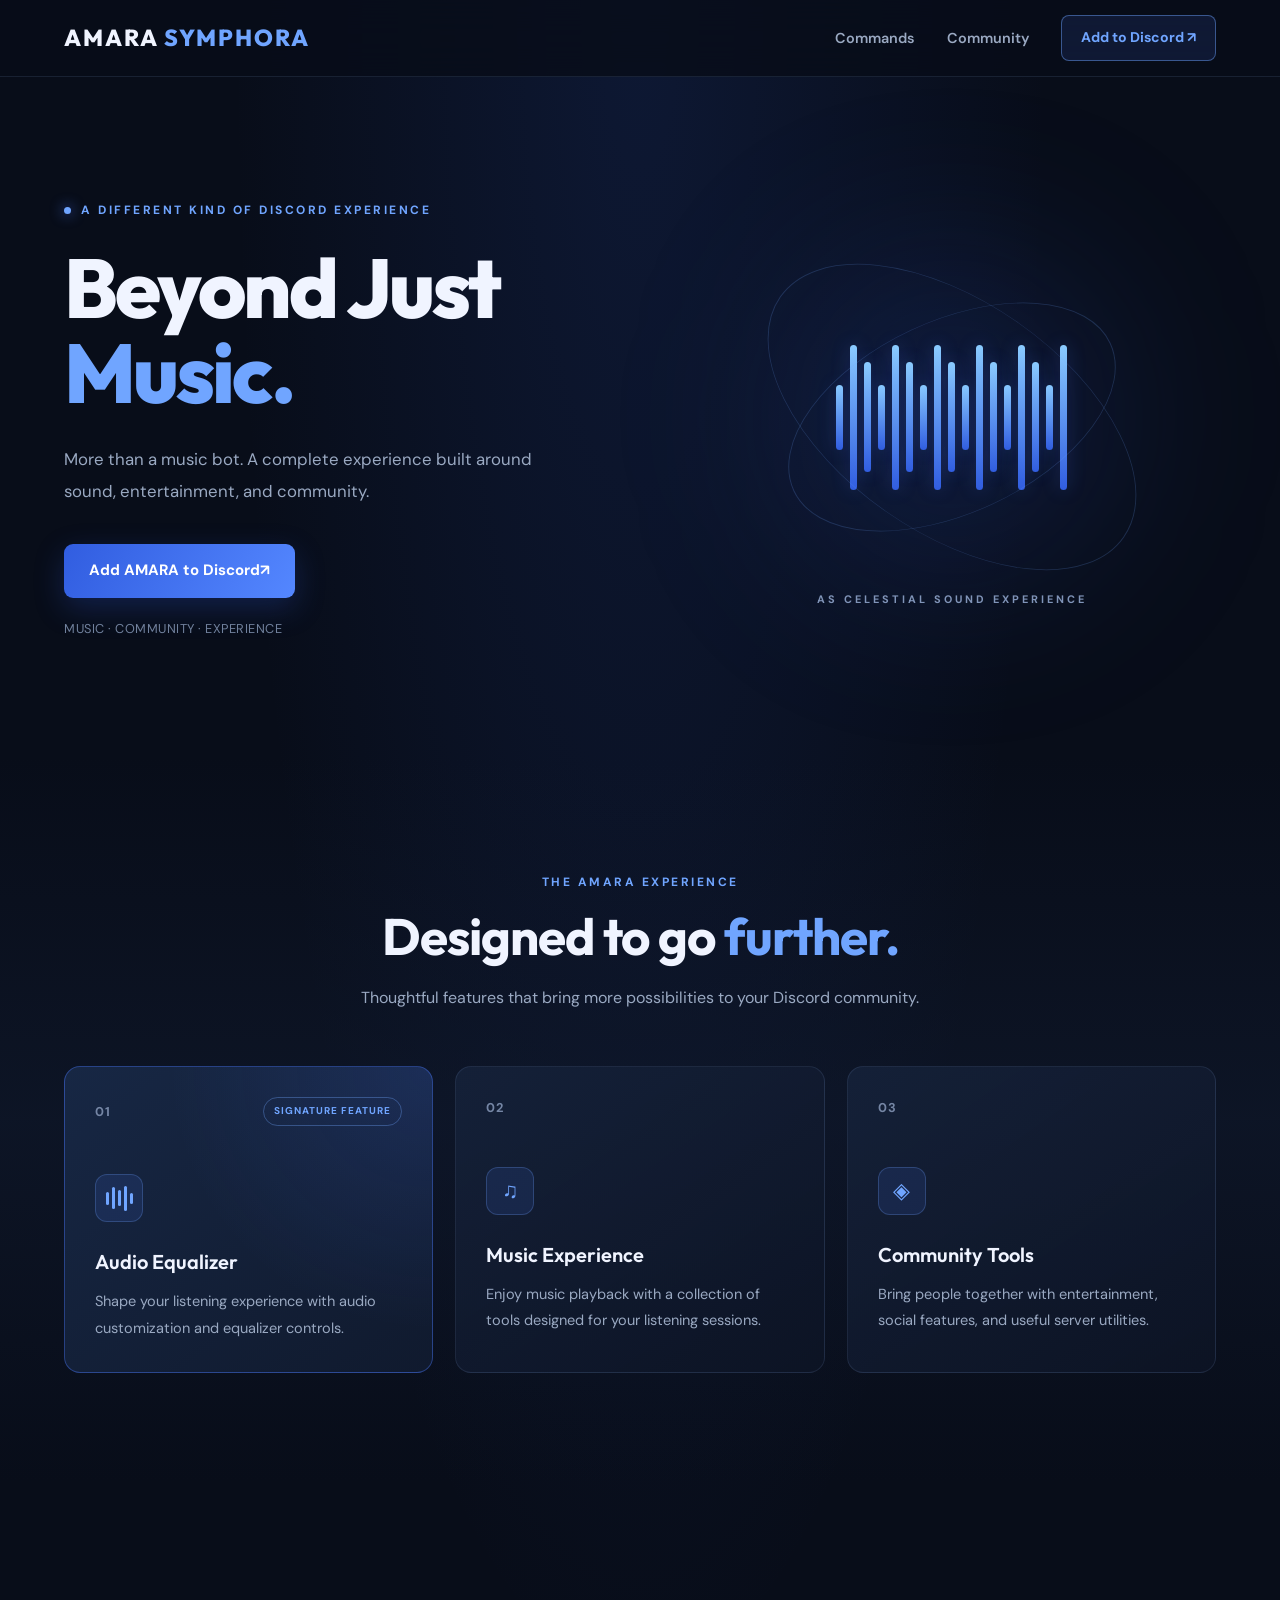
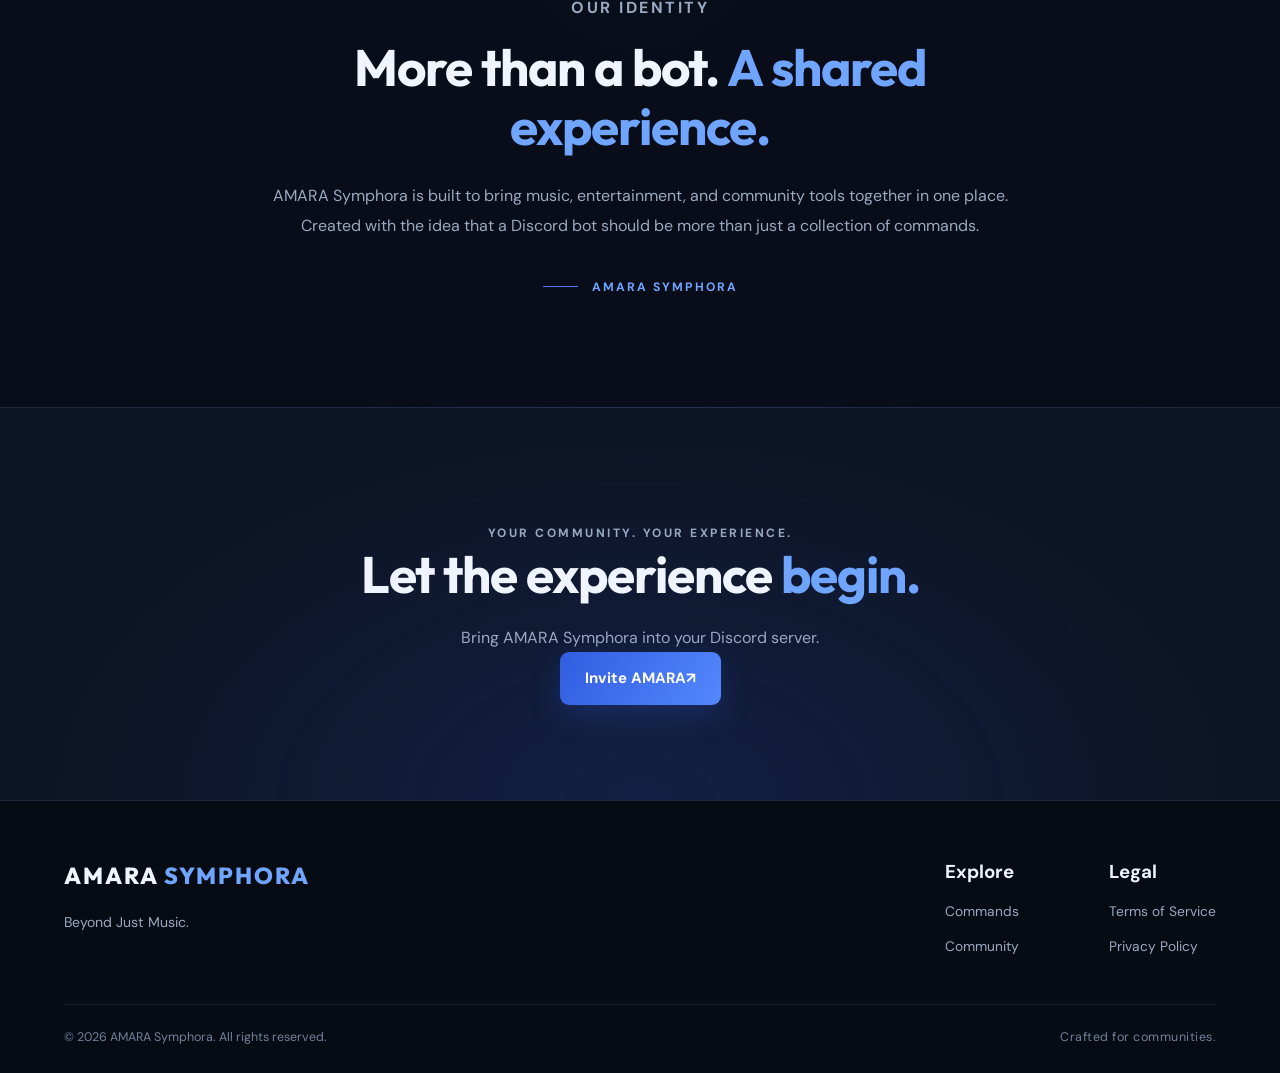
<file: index.html>
<!DOCTYPE html>
<html lang="en">
<head>
  <meta charset="UTF-8">
  <meta name="viewport" content="width=device-width, initial-scale=1.0">
  <meta name="theme-color" content="#080D1A">

  <meta
    name="description"
    content="AMARA Symphora brings music, audio customization, entertainment, and community experiences to Discord."
  >

  <meta name="robots" content="index, follow">

  <title>AMARA Symphora — Beyond Just Music</title>

  <link rel="stylesheet" href="style.css">
</head>

<body>

  <!-- NAVIGATION -->
  <header class="site-header">
    <nav class="navbar" aria-label="Main navigation">

      <a href="index.html" class="logo" aria-label="AMARA Symphora Home">
        AMARA <span>SYMPHORA</span>
      </a>

      <div class="nav-links">
        <a href="commands.html" class="nav-link">Commands</a>

        <a
          href="https://discord.gg/aBBGEgSAkq"
          class="nav-link"
          target="_blank"
          rel="noopener noreferrer"
        >
          Community
        </a>

        <a
          href="https://discord.com/oauth2/authorize?client_id=1045765217239441409&permissions=274923121856&integration_type=0&scope=bot+applications.commands"
          class="nav-invite"
          target="_blank"
          rel="noopener noreferrer"
        >
          Add to Discord <span aria-hidden="true">↗</span>
        </a>
      </div>

    </nav>
  </header>


  <main>

    <!-- HERO -->
    <section class="hero" id="home">

      <div class="hero-content">

        <div class="hero-label">
          <span class="hero-label-dot"></span>
          A DIFFERENT KIND OF DISCORD EXPERIENCE
        </div>

        <h1>
          Beyond Just
          <span>Music.</span>
        </h1>

        <p class="hero-description">
          More than a music bot. A complete experience built around
          sound, entertainment, and community.
        </p>

        <div class="hero-actions">

          <a
            href="https://discord.com/oauth2/authorize?client_id=1045765217239441409&permissions=274923121856&integration_type=0&scope=bot+applications.commands"
            class="button primary"
            target="_blank"
            rel="noopener noreferrer"
          >
            Add AMARA to Discord
            <span aria-hidden="true">↗</span>
          </a>

        </div>

        <div class="hero-caption">
          MUSIC · COMMUNITY · EXPERIENCE
        </div>

      </div>


      <!-- ABSTRACT SOUND VISUAL -->
      <div class="hero-visual" aria-hidden="true">

        <div class="visual-orbit orbit-one"></div>
        <div class="visual-orbit orbit-two"></div>

        <div class="soundwave">

          <span></span>
          <span></span>
          <span></span>
          <span></span>
          <span></span>
          <span></span>
          <span></span>
          <span></span>
          <span></span>
          <span></span>
          <span></span>
          <span></span>
          <span></span>
          <span></span>
          <span></span>
          <span></span>
          <span></span>

        </div>

        <div class="visual-caption">
          <span>AS</span>
          <span>CELESTIAL SOUND EXPERIENCE</span>
        </div>

      </div>

    </section>


    <!-- SIGNATURE FEATURES -->
    <section class="features" id="features">

      <div class="section-heading">

        <p class="eyebrow">THE AMARA EXPERIENCE</p>

        <h2>
          Designed to go
          <span>further.</span>
        </h2>

        <p class="section-description">
          Thoughtful features that bring more possibilities
          to your Discord community.
        </p>

      </div>


      <div class="feature-grid">

        <!-- EQUALIZER -->
        <article class="feature-card featured-card">

          <div class="feature-top">
            <span class="feature-number">01</span>
            <span class="feature-tag">SIGNATURE FEATURE</span>
          </div>

          <div class="feature-icon equalizer-icon" aria-hidden="true">
            <span></span>
            <span></span>
            <span></span>
            <span></span>
            <span></span>
          </div>

          <h3>Audio Equalizer</h3>

          <p>
            Shape your listening experience with audio customization
            and equalizer controls.
          </p>

        </article>


        <!-- MUSIC -->
        <article class="feature-card">

          <div class="feature-top">
            <span class="feature-number">02</span>
          </div>

          <div class="feature-icon" aria-hidden="true">♫</div>

          <h3>Music Experience</h3>

          <p>
            Enjoy music playback with a collection of tools
            designed for your listening sessions.
          </p>

        </article>


        <!-- COMMUNITY -->
        <article class="feature-card">

          <div class="feature-top">
            <span class="feature-number">03</span>
          </div>

          <div class="feature-icon" aria-hidden="true">◈</div>

          <h3>Community Tools</h3>

          <p>
            Bring people together with entertainment,
            social features, and useful server utilities.
          </p>

        </article>

      </div>

    </section>


    <!-- ABOUT -->
    <section class="about" id="about">

      <div class="about-content">

        <p class="eyebrow">OUR IDENTITY</p>

        <h2>
          More than a bot.
          <span>A shared experience.</span>
        </h2>

        <p>
          AMARA Symphora is built to bring music, entertainment,
          and community tools together in one place.

          Created with the idea that a Discord bot should be
          more than just a collection of commands.
        </p>

        <div class="about-signature">
          <span class="signature-line"></span>
          <span>AMARA SYMPHORA</span>
        </div>

      </div>

    </section>


    <!-- CLOSING SECTION -->
    <section class="closing">

      <p class="eyebrow">YOUR COMMUNITY. YOUR EXPERIENCE.</p>

      <h2>
        Let the experience
        <span>begin.</span>
      </h2>

      <p>
        Bring AMARA Symphora into your Discord server.
      </p>

      <a
        href="https://discord.com/oauth2/authorize?client_id=1045765217239441409&permissions=274923121856&integration_type=0&scope=bot+applications.commands"
        class="button primary"
        target="_blank"
        rel="noopener noreferrer"
      >
        Invite AMARA <span aria-hidden="true">↗</span>
      </a>

    </section>

  </main>


  <!-- FOOTER -->
  <footer class="site-footer">

    <div class="footer-main">

      <div class="footer-brand">

        <a href="index.html" class="logo">
          AMARA <span>SYMPHORA</span>
        </a>

        <p>
          Beyond Just Music.
        </p>

      </div>


      <div class="footer-navigation">

        <div class="footer-column">

          <h3>Explore</h3>

          <a href="commands.html">Commands</a>

          <a
            href="https://discord.gg/aBBGEgSAkq"
            target="_blank"
            rel="noopener noreferrer"
          >
            Community
          </a>

        </div>


        <div class="footer-column">

          <h3>Legal</h3>

          <a href="terms.html">Terms of Service</a>

          <a href="privacy.html">Privacy Policy</a>

        </div>

      </div>

    </div>


    <div class="footer-bottom">

      <p>
        © <span id="footer-year">2026</span>
        AMARA Symphora. All rights reserved.
      </p>

      <span class="footer-note">
        Crafted for communities.
      </span>

    </div>

  </footer>


  <script src="script.js"></script>

</body>
</html>
</file>
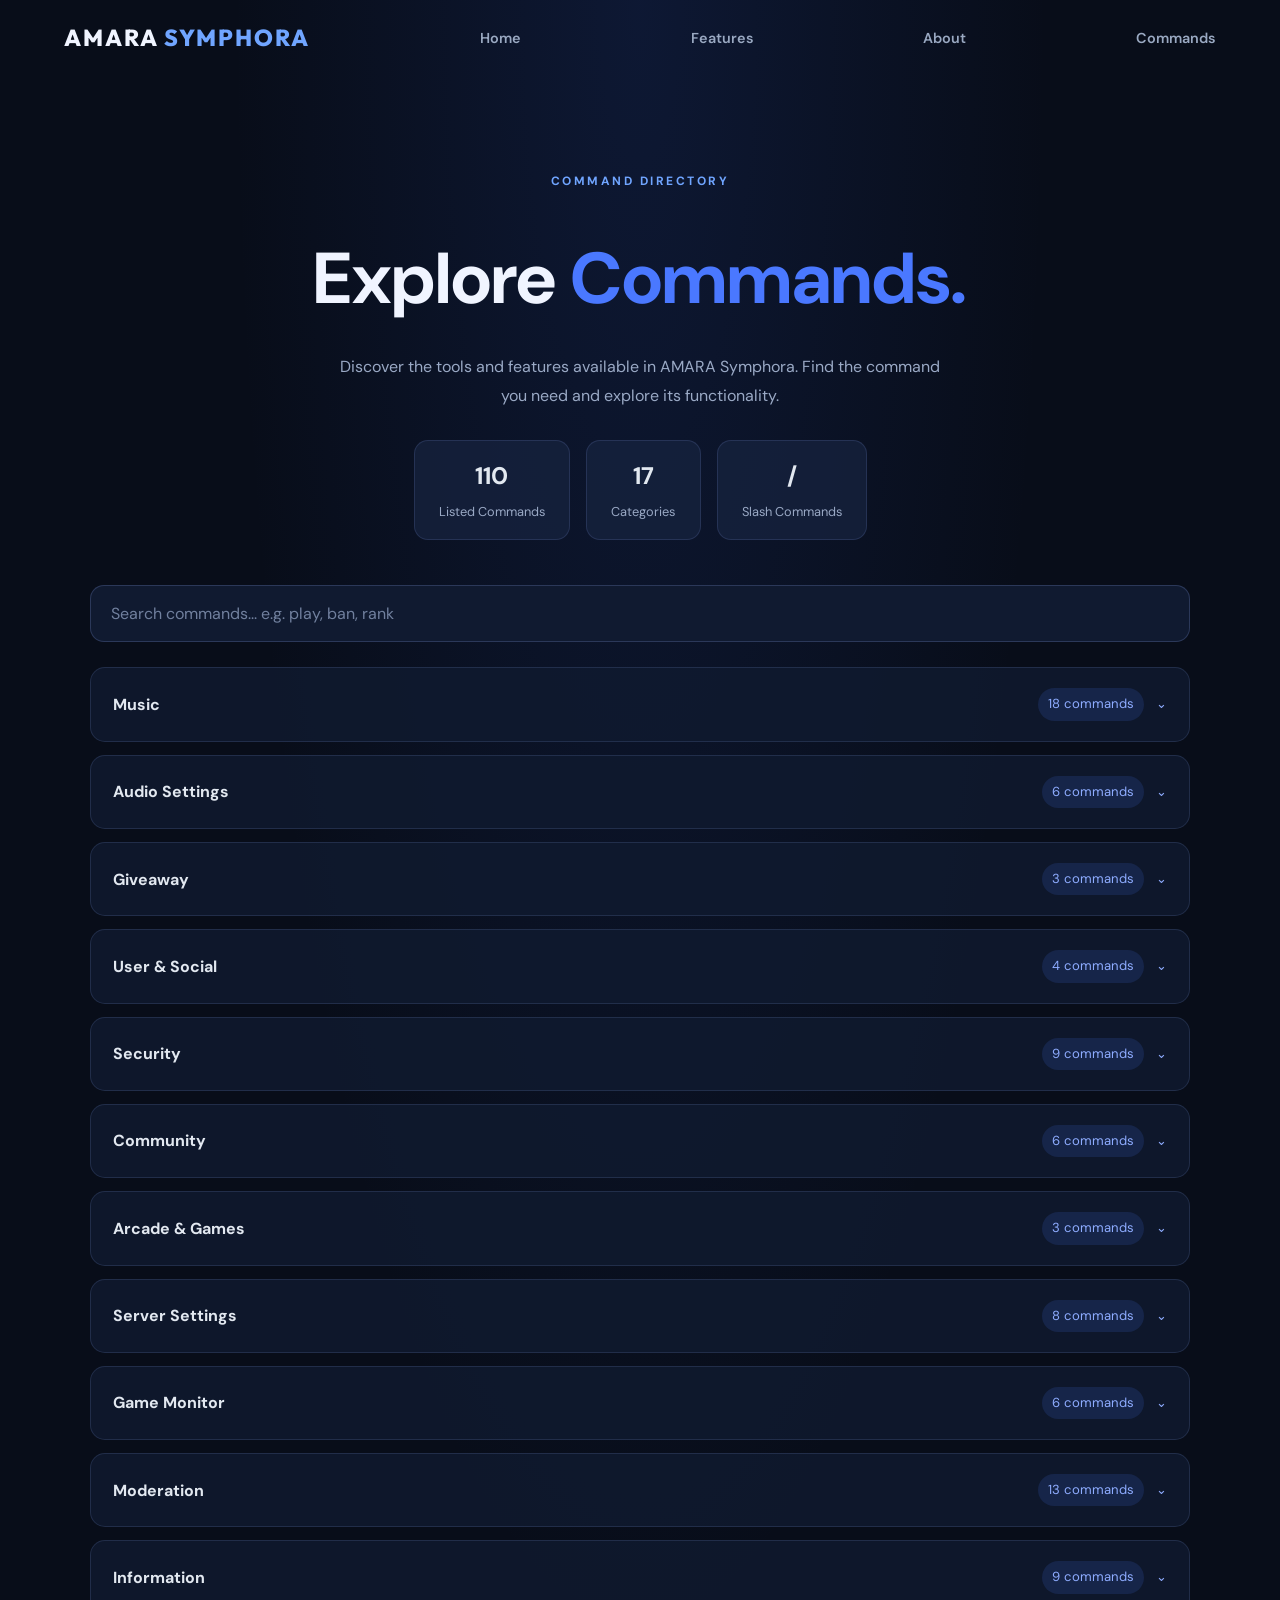
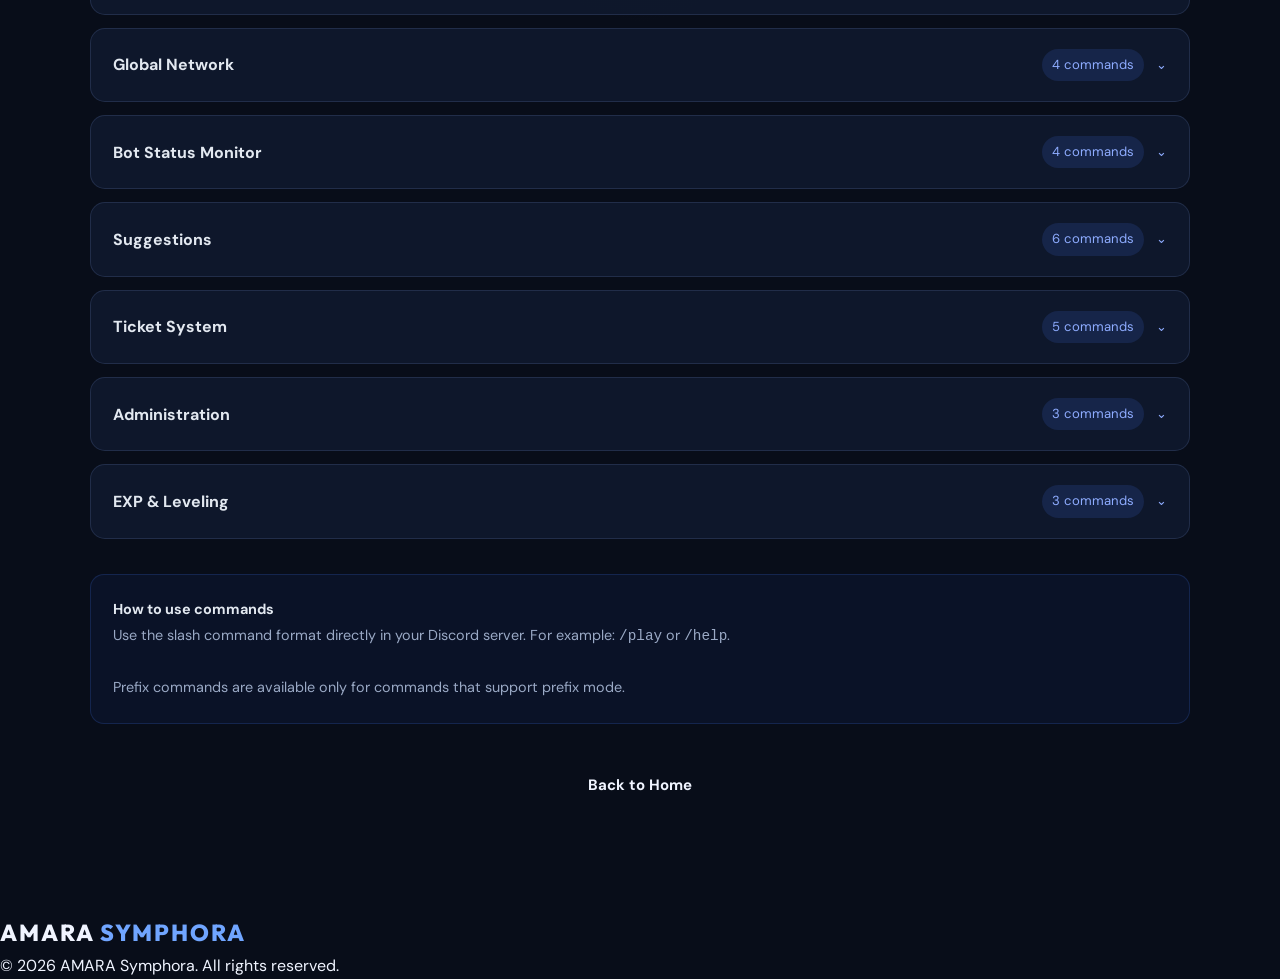
<file: commands.html>
<!DOCTYPE html>
<html lang="en">
<head>
  <meta charset="UTF-8">
  <meta name="viewport" content="width=device-width, initial-scale=1.0">
  <meta name="theme-color" content="#080D1A">
  <meta name="description" content="Explore AMARA Symphora slash commands and features.">
  <title>Commands | AMARA Symphora</title>
  <link rel="stylesheet" href="style.css">

  <style>
    .command-page {
      width: min(1100px, 90%);
      margin: auto;
      padding: 90px 0 100px;
    }

    .command-hero {
      text-align: center;
      margin-bottom: 45px;
    }

    .command-hero h1 {
      font-size: clamp(2.5rem, 7vw, 4.5rem);
      margin: 12px 0;
    }

    .command-hero h1 span {
      color: #4A78FF;
    }

    .command-hero p.description {
      color: #9AA9C5;
      max-width: 620px;
      margin: 0 auto;
      line-height: 1.8;
    }

    .command-stats {
      display: flex;
      justify-content: center;
      gap: 16px;
      flex-wrap: wrap;
      margin-top: 30px;
    }

    .command-stat {
      background: rgba(23, 36, 64, 0.7);
      border: 1px solid rgba(148, 174, 255, 0.14);
      border-radius: 14px;
      padding: 15px 24px;
      min-width: 115px;
    }

    .command-stat strong {
      display: block;
      color: #E2E8F0;
      font-size: 1.5rem;
    }

    .command-stat span {
      color: #9AA9C5;
      font-size: 0.8rem;
    }

    .command-search {
      width: 100%;
      margin: 35px 0 25px;
    }

    .command-search input {
      width: 100%;
      padding: 17px 20px;
      color: #E2E8F0;
      background: #101A30;
      border: 1px solid rgba(148, 174, 255, 0.2);
      border-radius: 14px;
      outline: none;
      font-size: 1rem;
      font-family: inherit;
      transition: border 0.2s, box-shadow 0.2s;
    }

    .command-search input:focus {
      border-color: #4A78FF;
      box-shadow: 0 0 20px rgba(74, 120, 255, 0.12);
    }

    .command-search input::placeholder {
      color: #71809E;
    }

    .command-list {
      display: grid;
      gap: 13px;
    }

    .command-category {
      background: rgba(16, 26, 48, 0.85);
      border: 1px solid rgba(148, 174, 255, 0.14);
      border-radius: 15px;
      overflow: hidden;
      transition: border-color 0.2s;
    }

    .command-category:hover {
      border-color: rgba(74, 120, 255, 0.5);
    }

    .category-toggle {
      width: 100%;
      display: flex;
      align-items: center;
      justify-content: space-between;
      gap: 15px;
      padding: 20px 22px;
      color: #E2E8F0;
      background: transparent;
      border: 0;
      cursor: pointer;
      text-align: left;
      font: inherit;
    }

    .category-name {
      font-weight: 700;
      font-size: 1rem;
    }

    .category-meta {
      display: flex;
      align-items: center;
      gap: 12px;
      color: #9AA9C5;
      font-size: 0.82rem;
    }

    .category-count {
      background: rgba(74, 120, 255, 0.14);
      color: #8EACFF;
      padding: 5px 10px;
      border-radius: 20px;
    }

    .category-arrow {
      color: #8EACFF;
      transition: transform 0.2s;
    }

    .command-category.open .category-arrow {
      transform: rotate(180deg);
    }

    .category-content {
      display: none;
      padding: 0 20px 20px;
    }

    .command-category.open .category-content {
      display: block;
    }

    .command-items {
      display: grid;
      grid-template-columns: repeat(2, minmax(0, 1fr));
      gap: 10px;
    }

    .command-item {
      padding: 14px 15px;
      border: 1px solid rgba(148, 174, 255, 0.1);
      background: rgba(8, 13, 26, 0.55);
      border-radius: 11px;
    }

    .command-item code {
      display: inline-block;
      color: #8EACFF;
      font-size: 0.95rem;
      font-weight: 700;
      margin-bottom: 6px;
    }

    .command-item p {
      color: #9AA9C5;
      font-size: 0.82rem;
      line-height: 1.6;
      margin: 0;
    }

    .command-empty {
      display: none;
      text-align: center;
      color: #9AA9C5;
      padding: 35px 15px;
      background: rgba(16, 26, 48, 0.7);
      border-radius: 14px;
    }

    .command-note {
      margin-top: 35px;
      padding: 22px;
      background: rgba(42, 82, 190, 0.09);
      border: 1px solid rgba(74, 120, 255, 0.18);
      border-radius: 14px;
      color: #9AA9C5;
      line-height: 1.8;
      font-size: 0.9rem;
    }

    .command-note strong {
      color: #E2E8F0;
    }

    .command-back {
      text-align: center;
      margin-top: 35px;
    }

    @media (max-width: 650px) {
      .command-page {
        padding-top: 65px;
      }

      .command-items {
        grid-template-columns: 1fr;
      }

      .category-toggle {
        padding: 17px 15px;
      }

      .category-content {
        padding: 0 13px 14px;
      }
    }
  </style>
</head>

<body>

  <header>
    <nav class="navbar">
      <div class="logo">AMARA <span>SYMPHORA</span></div>
      <a href="index.html#home" class="nav-link">Home</a>
      <a href="index.html#features" class="nav-link">Features</a>
      <a href="index.html#about" class="nav-link">About</a>
      <a href="commands.html" class="nav-link">Commands</a>
    </nav>
  </header>

  <main class="command-page">

    <section class="command-hero">
      <p class="eyebrow">COMMAND DIRECTORY</p>
      <h1>Explore <span>Commands.</span></h1>
      <p class="description">
        Discover the tools and features available in AMARA Symphora.
        Find the command you need and explore its functionality.
      </p>

      <div class="command-stats">
        <div class="command-stat">
          <strong id="totalCommands">0</strong>
          <span>Listed Commands</span>
        </div>

        <div class="command-stat">
          <strong id="totalCategories">0</strong>
          <span>Categories</span>
        </div>

        <div class="command-stat">
          <strong>/</strong>
          <span>Slash Commands</span>
        </div>
      </div>
    </section>

    <div class="command-search">
      <input
        type="search"
        id="commandSearch"
        placeholder="Search commands... e.g. play, ban, rank"
        autocomplete="off"
      >
    </div>

    <section class="command-list" id="commandList"></section>

    <div class="command-empty" id="commandEmpty">
      No commands found. Try another keyword.
    </div>

    <div class="command-note">
      <strong>How to use commands</strong><br>
      Use the slash command format directly in your Discord server.
      For example: <code>/play</code> or <code>/help</code>.<br><br>
      Prefix commands are available only for commands that support prefix mode.
    </div>

    <div class="command-back">
      <a href="index.html" class="button secondary">Back to Home</a>
    </div>

  </main>

  <footer>
    <div class="logo">AMARA <span>SYMPHORA</span></div>
    <p>© 2026 AMARA Symphora. All rights reserved.</p>
  </footer>

  <script>
    "use strict";

    const categories = [
      {
        name: "Music",
        commands: [
          ["play", "Play music from a supported source."],
          ["join", "Make AMARA join your voice channel."],
          ["leave", "Make AMARA leave the voice channel."],
          ["pause", "Pause the current track."],
          ["resume", "Resume paused playback."],
          ["skip", "Skip the current track."],
          ["previous", "Return to the previous track."],
          ["stop", "Stop playback."],
          ["queue", "View the current music queue."],
          ["clear", "Clear the music queue."],
          ["remove", "Remove a track from the queue."],
          ["shuffle", "Shuffle the music queue."],
          ["loop", "Control the playback loop mode."],
          ["seek", "Move to a position in the current track."],
          ["replay", "Replay the current track."],
          ["nowplaying", "Show the currently playing track."],
          ["lyrics", "Find lyrics for a track."],
          ["top", "View top users."]
        ]
      },
      {
        name: "Audio Settings",
        commands: [
          ["autoplay", "Control automatic track suggestions."],
          ["bassboost", "Adjust the bass enhancement."],
          ["equalizer", "Adjust audio equalizer settings."],
          ["filter", "Apply an audio filter."],
          ["filters", "View or manage audio filters."],
          ["volume", "Change playback volume."]
        ]
      },
      {
        name: "Giveaway",
        commands: [
          ["giveaway start", "Start a new giveaway."],
          ["giveaway end", "End an active giveaway."],
          ["giveaway reroll", "Select a new giveaway winner."]
        ]
      },
      {
        name: "User & Social",
        commands: [
          ["badges", "View available user badges."],
          ["leaderboard", "View the experience leaderboard."],
          ["profile", "View a user profile."],
          ["user", "View user information."]
        ]
      },
      {
        name: "Security",
        commands: [
          ["antilink status", "View anti-link protection status."],
          ["antilink on", "Enable anti-link protection."],
          ["antilink off", "Disable anti-link protection."],
          ["antiraid status", "View anti-raid protection status."],
          ["antiraid on", "Enable anti-raid protection."],
          ["antiraid off", "Disable anti-raid protection."],
          ["securitylog setup", "Configure the security log channel."],
          ["securitylog status", "View security log configuration."],
          ["securitylog off", "Disable security logging."]
        ]
      },
      {
        name: "Community",
        commands: [
          ["welcomelog set", "Set the welcome log channel."],
          ["welcomelog status", "View welcome log configuration."],
          ["welcomelog off", "Disable welcome logging."],
          ["goodbyelog setup", "Configure the goodbye log channel."],
          ["goodbyelog status", "View goodbye log configuration."],
          ["goodbyelog off", "Disable goodbye logging."]
        ]
      },
      {
        name: "Arcade & Games",
        commands: [
          ["trivia", "Play a trivia game."],
          ["riddle", "Play a riddle game."],
          ["math", "Play a math game."]
        ]
      },
      {
        name: "Server Settings",
        commands: [
          ["247 on", "Enable 24/7 voice channel mode."],
          ["247 off", "Disable 24/7 voice channel mode."],
          ["247 status", "View 24/7 voice channel status."],
          ["settings prefix", "Configure the server prefix."],
          ["verify setup", "Set up server verification."],
          ["verify panel", "Display the verification panel."],
          ["verify status", "View verification configuration."],
          ["verify disable", "Disable server verification."]
        ]
      },
      {
        name: "Game Monitor",
        commands: [
          ["gamemonitor panel", "Display the game monitor panel."],
          ["gamemonitor add", "Add a game to monitoring."],
          ["gamemonitor remove", "Remove a monitored game."],
          ["gamemonitor enable", "Enable game monitoring."],
          ["gamemonitor disable", "Disable game monitoring."],
          ["gamemonitor status", "View game monitor status."]
        ]
      },
      {
        name: "Moderation",
        commands: [
          ["kick", "Kick a member from the server."],
          ["ban", "Ban a member from the server."],
          ["unban", "Remove a user ban."],
          ["timeout", "Apply a timeout to a member."],
          ["untimeout", "Remove a member timeout."],
          ["warn", "Issue a warning to a member."],
          ["warnings", "View member warnings."],
          ["clearwarns", "Clear member warnings."],
          ["purge", "Bulk-delete messages."],
          ["lock", "Lock a channel."],
          ["unlock", "Unlock a channel."],
          ["slowmode", "Set channel slowmode."],
          ["nick", "Manage a member nickname."]
        ]
      },
      {
        name: "Information",
        commands: [
          ["help", "View the command help menu."],
          ["calculator", "Use the calculator."],
          ["ping", "Check bot response latency."],
          ["weather", "Check weather information."],
          ["serverinfo", "View server information."],
          ["serverinfo allservers", "View information about all bot servers."],
          ["stats", "View bot statistics."],
          ["updates", "View bot updates."],
          ["anniversary", "View anniversary information."]
        ]
      },
      {
        name: "Global Network",
        commands: [
          ["global", "Access global network features."],
          ["globalpulse", "View global network activity."],
          ["networkstatus", "View the network overview."],
          ["networkhealth", "Check network health information."]
        ]
      },
      {
        name: "Bot Status Monitor",
        commands: [
          ["downtime setup", "Configure downtime notifications."],
          ["downtime status", "View downtime monitoring status."],
          ["downtime list", "View downtime records."],
          ["downtime off", "Disable downtime monitoring."]
        ]
      },
      {
        name: "Suggestions",
        commands: [
          ["suggestions setup", "Configure the suggestions system."],
          ["suggestions panel", "Display the suggestions panel."],
          ["suggestions close", "Close a suggestion."],
          ["suggestions edit", "Edit a suggestion."],
          ["suggestions reset", "Reset suggestion settings."],
          ["suggestions status", "View suggestions configuration."]
        ]
      },
      {
        name: "Ticket System",
        commands: [
          ["ticket setup", "Configure the ticket system."],
          ["ticket close", "Close an active ticket."],
          ["ticket claim", "Claim a ticket."],
          ["ticket add", "Add a member to a ticket."],
          ["ticket remove", "Remove a member from a ticket."]
        ]
      },
      {
        name: "Administration",
        commands: [
          ["blacklist add", "Add a user to the bot blacklist."],
          ["blacklist remove", "Remove a user from the bot blacklist."],
          ["blacklist list", "View bot blacklist entries."]
        ]
      },
      {
        name: "EXP & Leveling",
        commands: [
          ["daily", "Claim your daily reward."],
          ["mystats", "View your personal statistics."],
          ["rank", "View your leveling rank card."]
        ]
      }
    ];

    const commandList = document.getElementById("commandList");
    const searchInput = document.getElementById("commandSearch");
    const emptyMessage = document.getElementById("commandEmpty");
    const totalCommandsElement = document.getElementById("totalCommands");
    const totalCategoriesElement = document.getElementById("totalCategories");

    const totalCommands = categories.reduce(
      (total, category) => total + category.commands.length,
      0
    );

    totalCommandsElement.textContent = totalCommands;
    totalCategoriesElement.textContent = categories.length;

    function renderCategories(search = "") {
      commandList.innerHTML = "";

      let visibleCategories = 0;
      const query = search.toLowerCase().trim();

      categories.forEach(category => {
        const matchingCommands = category.commands.filter(command => {
          return command[0].toLowerCase().includes(query) ||
            command[1].toLowerCase().includes(query);
        });

        if (matchingCommands.length === 0) return;

        visibleCategories++;

        const article = document.createElement("article");
        article.className = "command-category";

        if (query) {
          article.classList.add("open");
        }

        const button = document.createElement("button");
        button.className = "category-toggle";
        button.type = "button";
        button.setAttribute("aria-expanded", query ? "true" : "false");

        const name = document.createElement("span");
        name.className = "category-name";
        name.textContent = category.name;

        const meta = document.createElement("span");
        meta.className = "category-meta";

        const count = document.createElement("span");
        count.className = "category-count";
        count.textContent = matchingCommands.length + " commands";

        const arrow = document.createElement("span");
        arrow.className = "category-arrow";
        arrow.textContent = "⌄";

        meta.append(count, arrow);
        button.append(name, meta);

        const content = document.createElement("div");
        content.className = "category-content";

        const items = document.createElement("div");
        items.className = "command-items";

        matchingCommands.forEach(command => {
          const item = document.createElement("div");
          item.className = "command-item";

          const code = document.createElement("code");
          code.textContent = "/" + command[0];

          const description = document.createElement("p");
          description.textContent = command[1];

          item.append(code, description);
          items.append(item);
        });

        content.append(items);
        article.append(button, content);

        button.addEventListener("click", () => {
          article.classList.toggle("open");

          button.setAttribute(
            "aria-expanded",
            article.classList.contains("open") ? "true" : "false"
          );
        });

        commandList.append(article);
      });

      emptyMessage.style.display =
        visibleCategories === 0 ? "block" : "none";
    }

    searchInput.addEventListener("input", event => {
      renderCategories(event.target.value);
    });

    renderCategories();
  </script>

  <script src="script.js"></script>
</body>
</html>
</file>
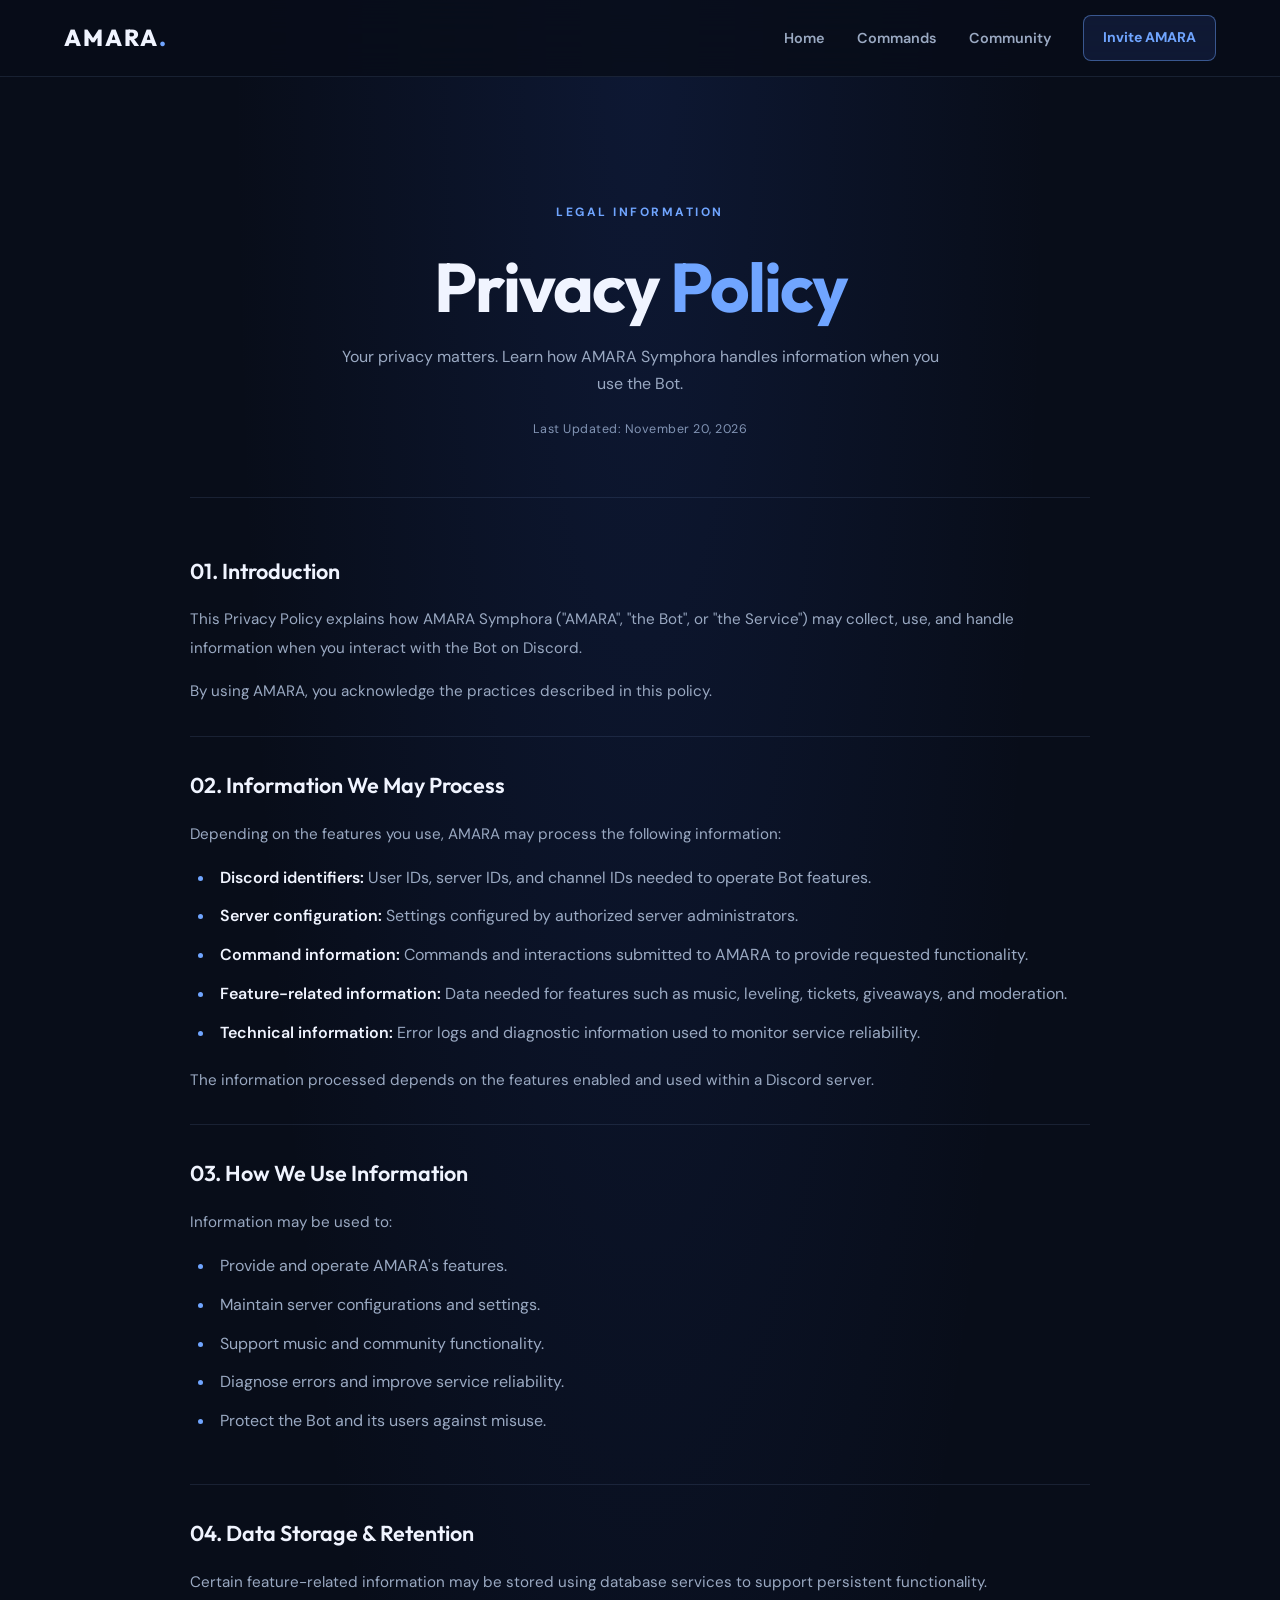
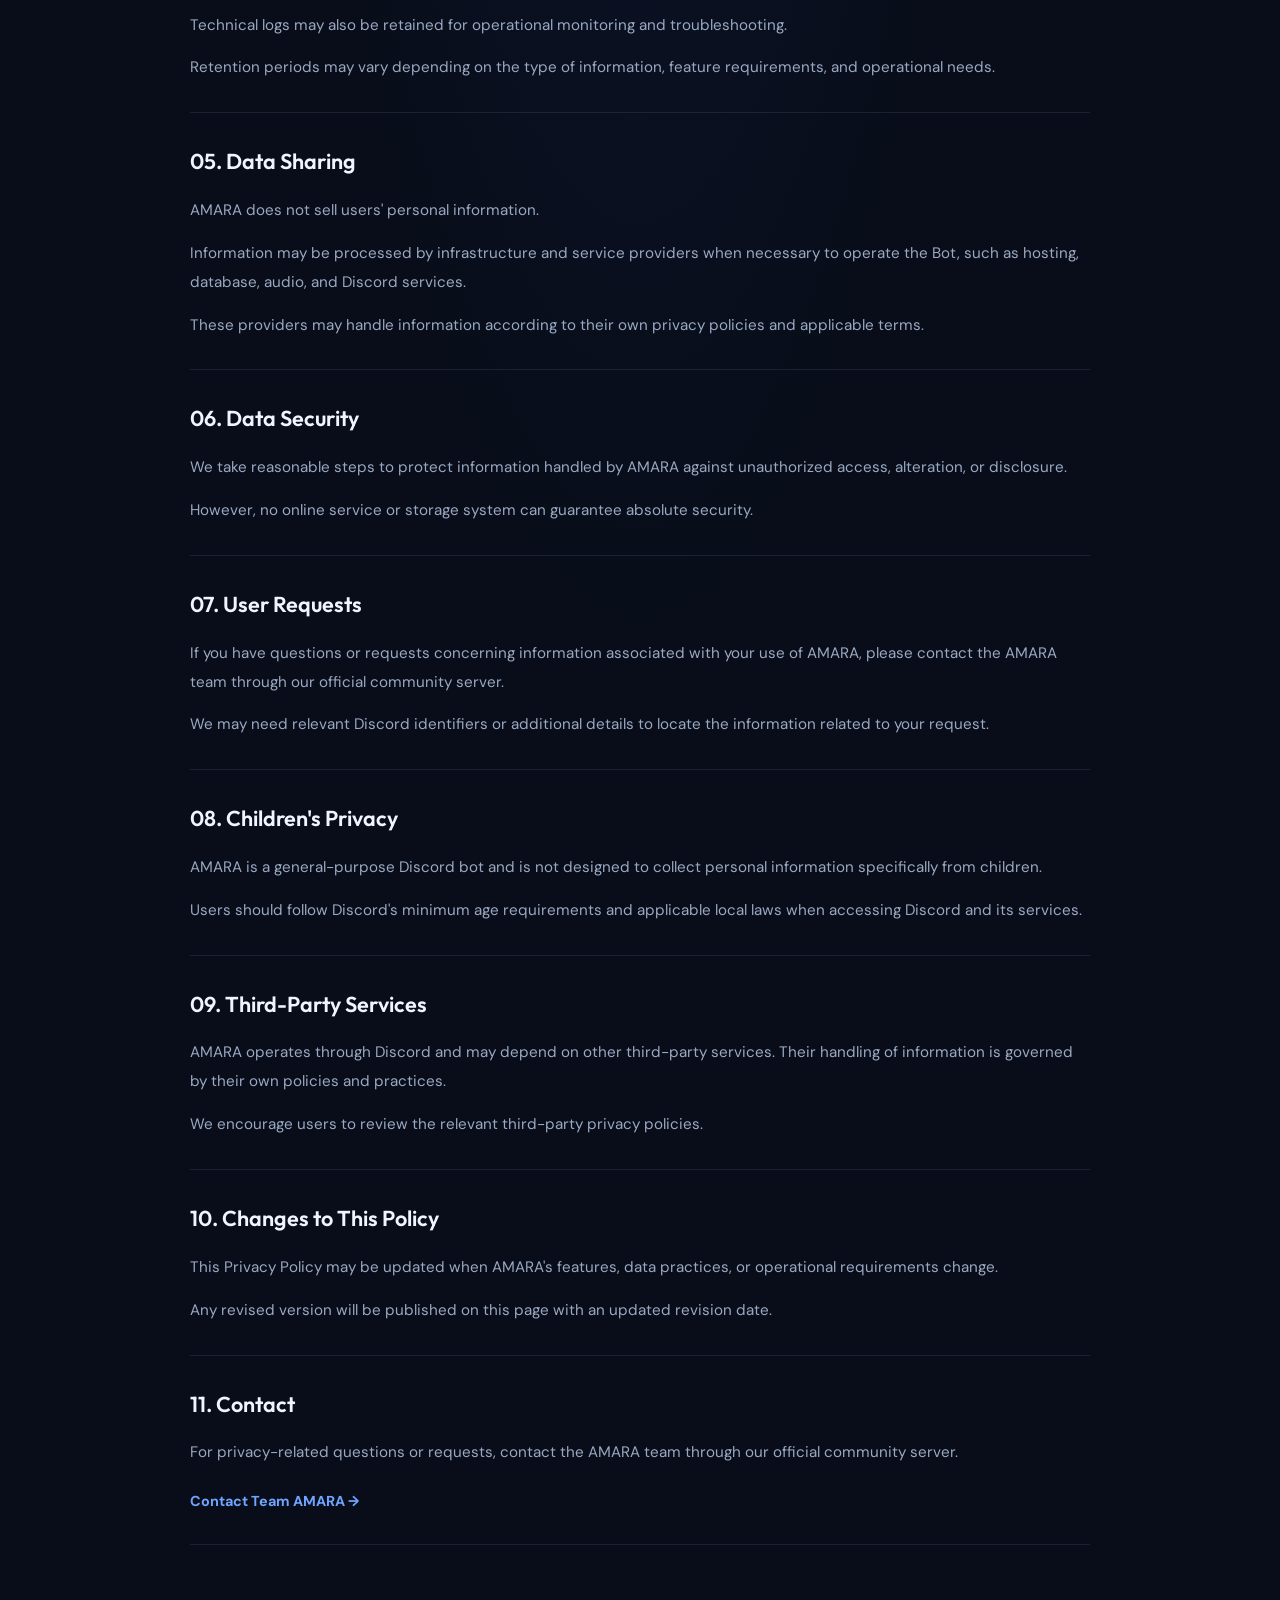
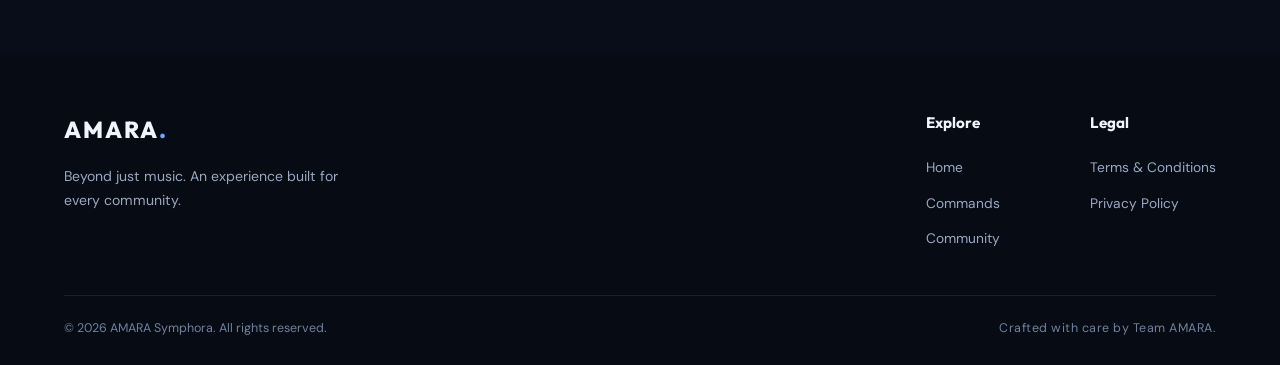
<file: privacy.html>
<!DOCTYPE html>
<html lang="en">
<head>
    <meta charset="UTF-8">
    <meta name="viewport" content="width=device-width, initial-scale=1.0">

    <meta name="description" content="Privacy Policy for AMARA Symphora Discord Bot.">
    <meta name="theme-color" content="#080D19">

    <title>Privacy Policy | AMARA Symphora</title>

    <link rel="stylesheet" href="style.css">
</head>

<body>

    <header class="site-header">
        <nav class="navbar">
            <a href="index.html" class="logo">
                AMARA<span>.</span>
            </a>

            <div class="nav-links">
                <a href="index.html" class="nav-link">Home</a>
                <a href="commands.html" class="nav-link">Commands</a>
                <a href="https://discord.gg/aBBGEgSAkq" class="nav-link">Community</a>
                <a
                    href="https://discord.com/oauth2/authorize?client_id=1045765217239441409&permissions=274923121856&integration_type=0&scope=bot+applications.commands"
                    class="nav-invite"
                    target="_blank"
                    rel="noopener noreferrer"
                >
                    Invite AMARA
                </a>
            </div>
        </nav>
    </header>

    <main class="legal-page">

        <section class="legal-header">
            <span class="eyebrow">LEGAL INFORMATION</span>
            <h1>Privacy <span>Policy</span></h1>

            <p>
                Your privacy matters. Learn how AMARA Symphora
                handles information when you use the Bot.
            </p>

            <span class="legal-updated">
                Last Updated: November 20, 2026
            </span>
        </section>

        <article class="legal-content">

            <section class="legal-section">
                <h2>01. Introduction</h2>

                <p>
                    This Privacy Policy explains how AMARA Symphora
                    ("AMARA", "the Bot", or "the Service") may collect,
                    use, and handle information when you interact
                    with the Bot on Discord.
                </p>

                <p>
                    By using AMARA, you acknowledge the practices
                    described in this policy.
                </p>
            </section>

            <section class="legal-section">
                <h2>02. Information We May Process</h2>

                <p>
                    Depending on the features you use, AMARA may
                    process the following information:
                </p>

                <ul>
                    <li>
                        <strong>Discord identifiers:</strong>
                        User IDs, server IDs, and channel IDs needed
                        to operate Bot features.
                    </li>

                    <li>
                        <strong>Server configuration:</strong>
                        Settings configured by authorized server
                        administrators.
                    </li>

                    <li>
                        <strong>Command information:</strong>
                        Commands and interactions submitted to AMARA
                        to provide requested functionality.
                    </li>

                    <li>
                        <strong>Feature-related information:</strong>
                        Data needed for features such as music,
                        leveling, tickets, giveaways, and moderation.
                    </li>

                    <li>
                        <strong>Technical information:</strong>
                        Error logs and diagnostic information used
                        to monitor service reliability.
                    </li>
                </ul>

                <p>
                    The information processed depends on the features
                    enabled and used within a Discord server.
                </p>
            </section>

            <section class="legal-section">
                <h2>03. How We Use Information</h2>

                <p>Information may be used to:</p>

                <ul>
                    <li>Provide and operate AMARA's features.</li>
                    <li>Maintain server configurations and settings.</li>
                    <li>Support music and community functionality.</li>
                    <li>Diagnose errors and improve service reliability.</li>
                    <li>Protect the Bot and its users against misuse.</li>
                </ul>
            </section>

            <section class="legal-section">
                <h2>04. Data Storage & Retention</h2>

                <p>
                    Certain feature-related information may be stored
                    using database services to support persistent
                    functionality.
                </p>

                <p>
                    Technical logs may also be retained for operational
                    monitoring and troubleshooting.
                </p>

                <p>
                    Retention periods may vary depending on the type
                    of information, feature requirements, and
                    operational needs.
                </p>
            </section>

            <section class="legal-section">
                <h2>05. Data Sharing</h2>

                <p>
                    AMARA does not sell users' personal information.
                </p>

                <p>
                    Information may be processed by infrastructure
                    and service providers when necessary to operate
                    the Bot, such as hosting, database, audio, and
                    Discord services.
                </p>

                <p>
                    These providers may handle information according
                    to their own privacy policies and applicable terms.
                </p>
            </section>

            <section class="legal-section">
                <h2>06. Data Security</h2>

                <p>
                    We take reasonable steps to protect information
                    handled by AMARA against unauthorized access,
                    alteration, or disclosure.
                </p>

                <p>
                    However, no online service or storage system
                    can guarantee absolute security.
                </p>
            </section>

            <section class="legal-section">
                <h2>07. User Requests</h2>

                <p>
                    If you have questions or requests concerning
                    information associated with your use of AMARA,
                    please contact the AMARA team through our
                    official community server.
                </p>

                <p>
                    We may need relevant Discord identifiers or
                    additional details to locate the information
                    related to your request.
                </p>
            </section>

            <section class="legal-section">
                <h2>08. Children's Privacy</h2>

                <p>
                    AMARA is a general-purpose Discord bot and is
                    not designed to collect personal information
                    specifically from children.
                </p>

                <p>
                    Users should follow Discord's minimum age
                    requirements and applicable local laws when
                    accessing Discord and its services.
                </p>
            </section>

            <section class="legal-section">
                <h2>09. Third-Party Services</h2>

                <p>
                    AMARA operates through Discord and may depend
                    on other third-party services. Their handling
                    of information is governed by their own
                    policies and practices.
                </p>

                <p>
                    We encourage users to review the relevant
                    third-party privacy policies.
                </p>
            </section>

            <section class="legal-section">
                <h2>10. Changes to This Policy</h2>

                <p>
                    This Privacy Policy may be updated when
                    AMARA's features, data practices, or
                    operational requirements change.
                </p>

                <p>
                    Any revised version will be published on
                    this page with an updated revision date.
                </p>
            </section>

            <section class="legal-section">
                <h2>11. Contact</h2>

                <p>
                    For privacy-related questions or requests,
                    contact the AMARA team through our official
                    community server.
                </p>

                <a
                    href="https://discord.gg/aBBGEgSAkq"
                    class="legal-contact"
                    target="_blank"
                    rel="noopener noreferrer"
                >
                    Contact Team AMARA →
                </a>
            </section>

        </article>
    </main>

    <footer class="site-footer">
        <div class="footer-main">

            <div class="footer-brand">
                <a href="index.html" class="logo">
                    AMARA<span>.</span>
                </a>

                <p>
                    Beyond just music. An experience built
                    for every community.
                </p>
            </div>

            <div class="footer-navigation">

                <div class="footer-column">
                    <h4>Explore</h4>
                    <a href="index.html">Home</a>
                    <a href="commands.html">Commands</a>
                    <a href="https://discord.gg/aBBGEgSAkq">Community</a>
                </div>

                <div class="footer-column">
                    <h4>Legal</h4>
                    <a href="terms.html">Terms & Conditions</a>
                    <a href="privacy.html">Privacy Policy</a>
                </div>

            </div>
        </div>

        <div class="footer-bottom">
            <p>
                © <span id="footer-year">2026</span>
                AMARA Symphora. All rights reserved.
            </p>

            <span class="footer-note">
                Crafted with care by Team AMARA.
            </span>
        </div>
    </footer>

    <script src="script.js"></script>

</body>
</html>
</file>
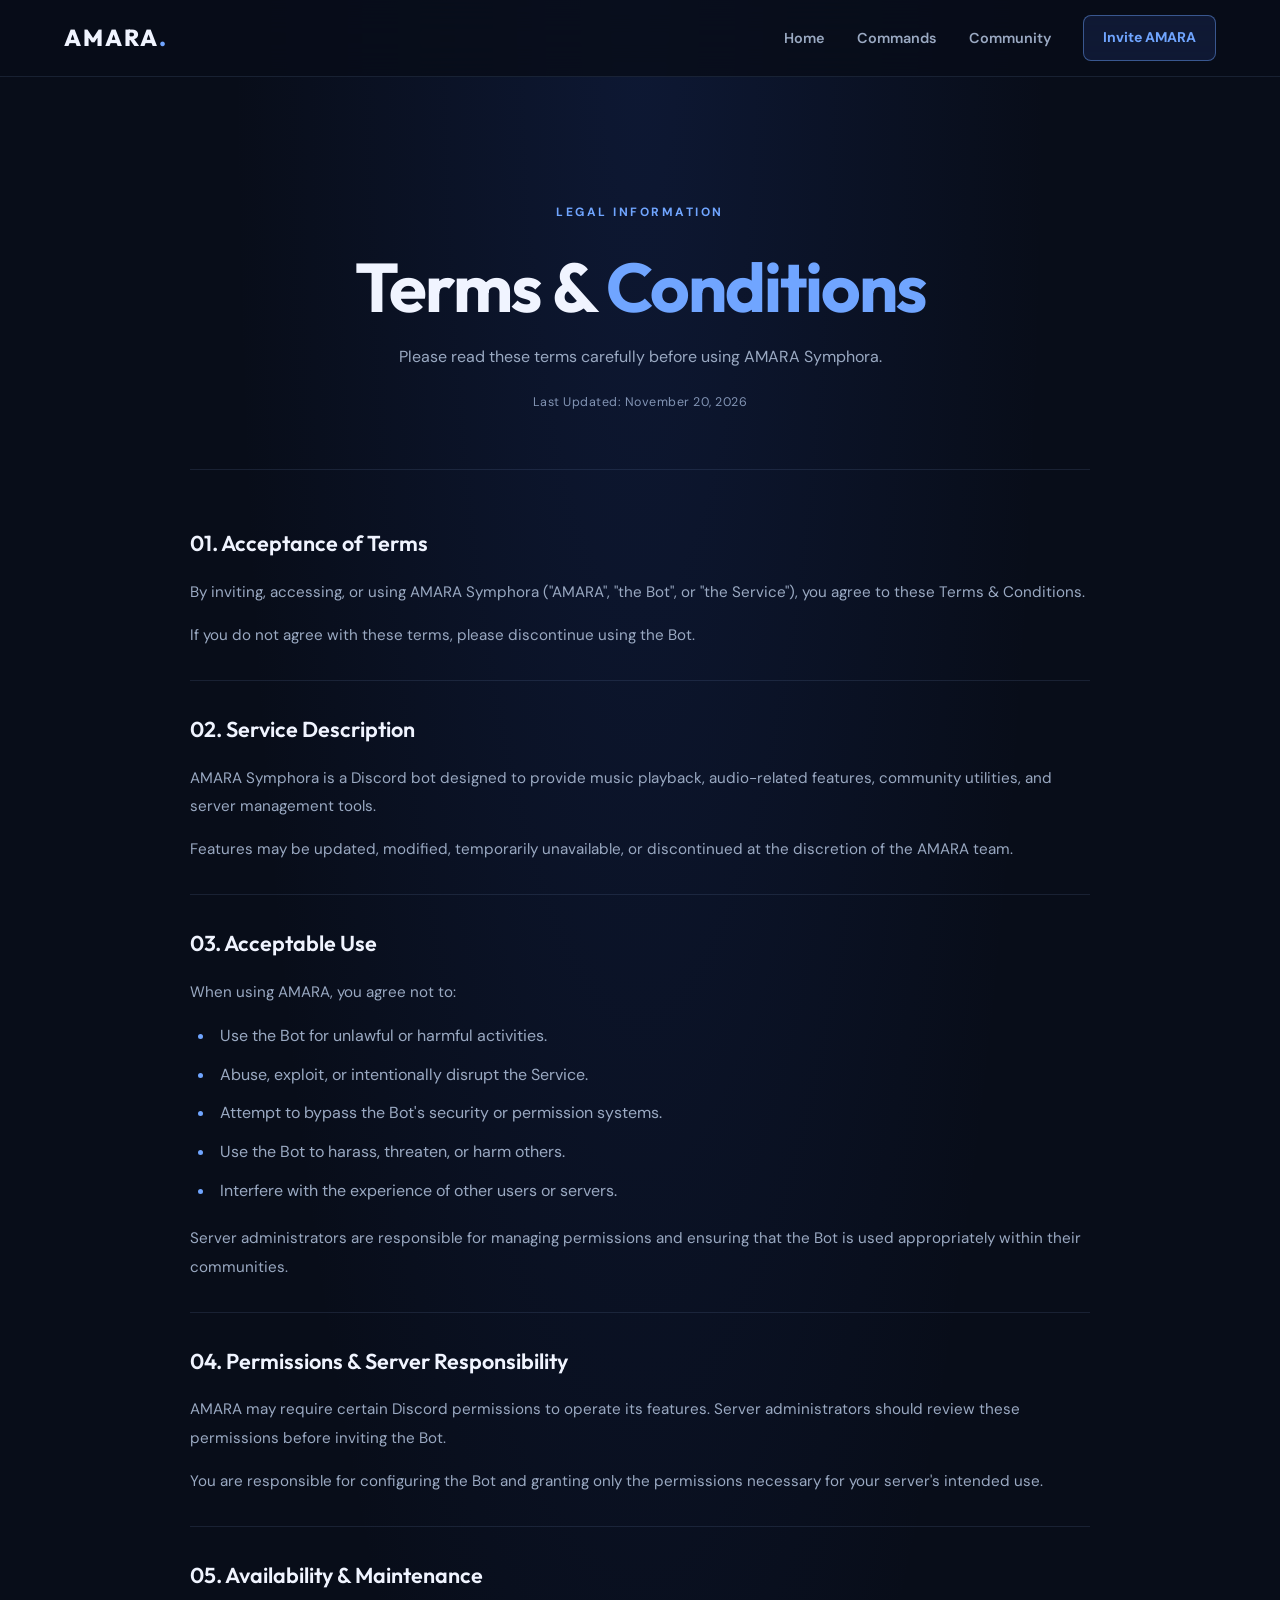
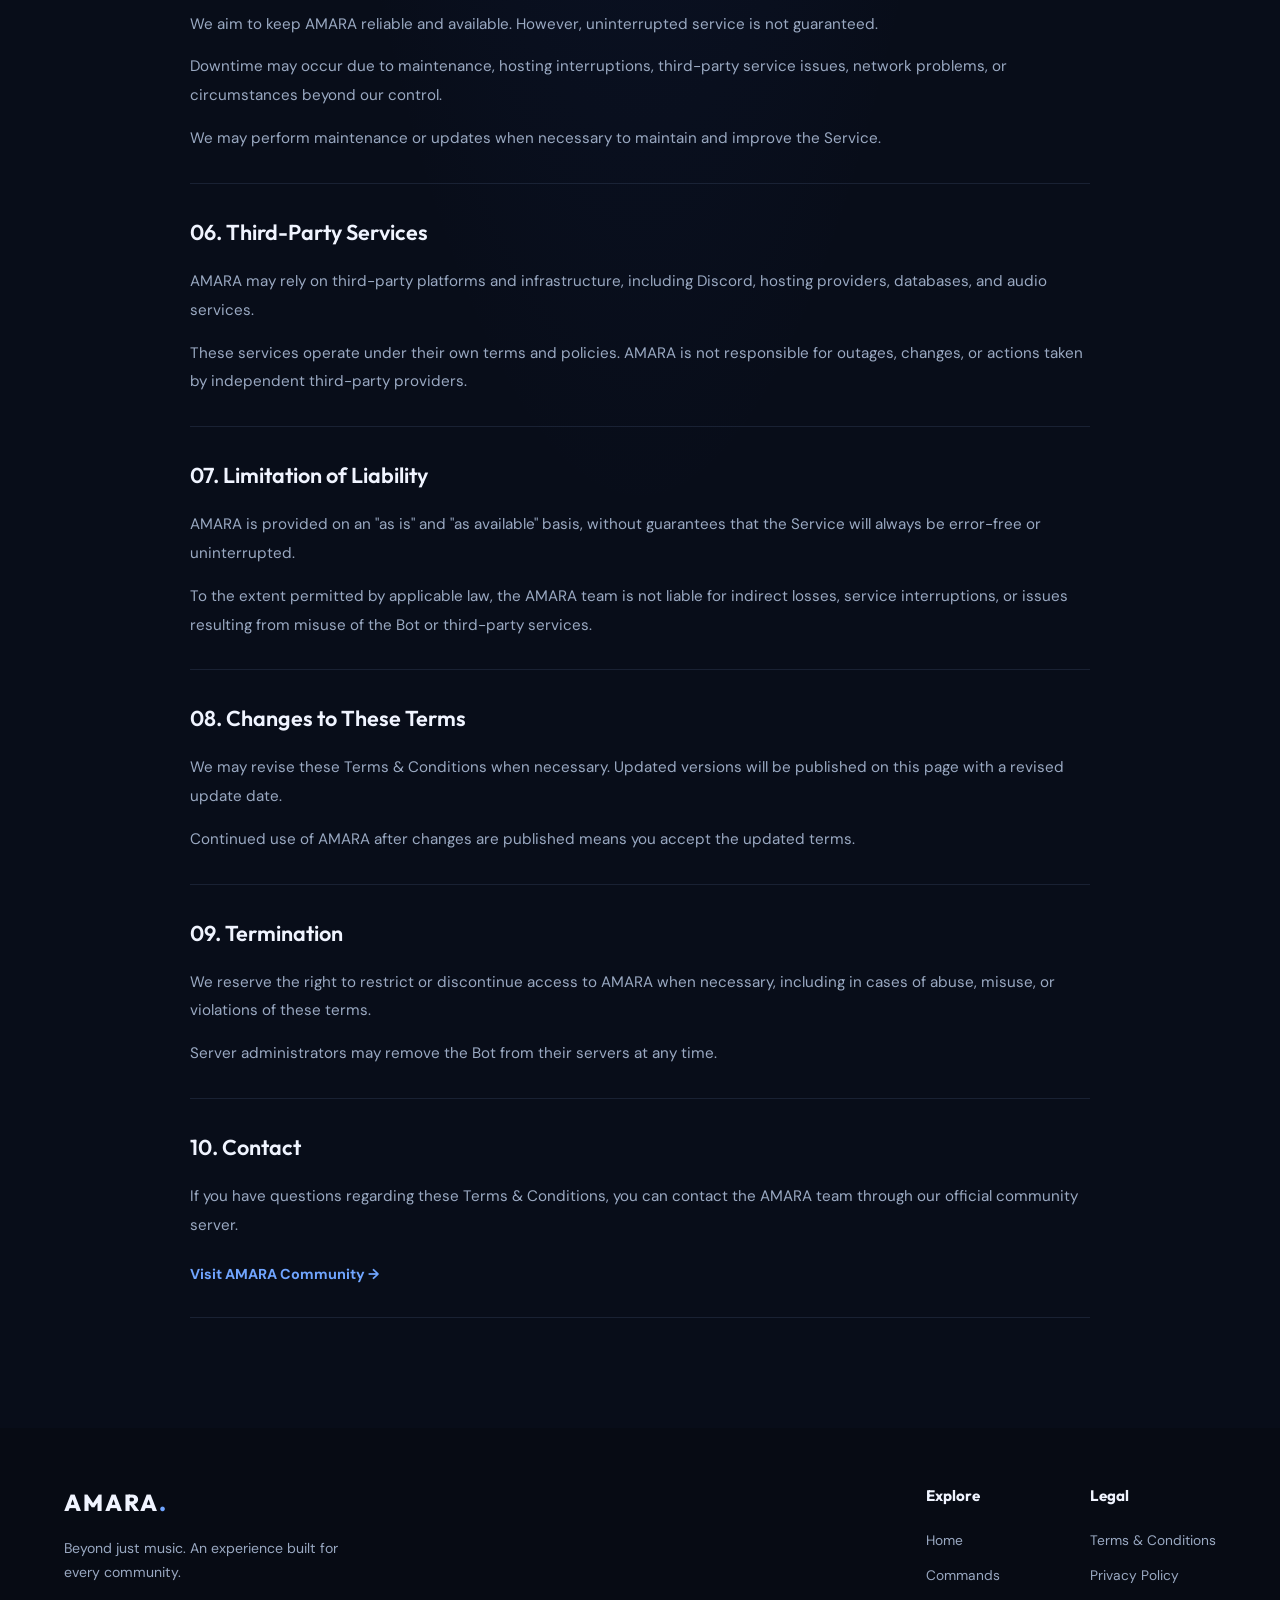
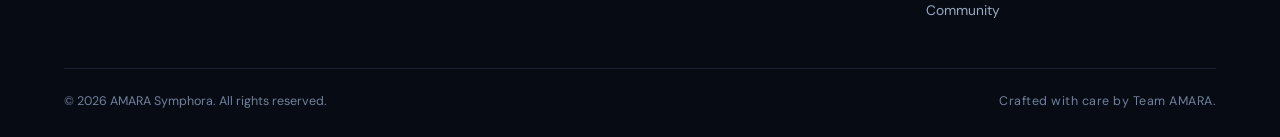
<file: terms.html>
<!DOCTYPE html>
<html lang="en">
<head>
    <meta charset="UTF-8">
    <meta name="viewport" content="width=device-width, initial-scale=1.0">

    <meta name="description" content="Terms and Conditions for AMARA Symphora Discord Bot.">
    <meta name="theme-color" content="#080D19">

    <title>Terms & Conditions | AMARA Symphora</title>

    <link rel="stylesheet" href="style.css">
</head>

<body>

    <header class="site-header">
        <nav class="navbar">
            <a href="index.html" class="logo">
                AMARA<span>.</span>
            </a>

            <div class="nav-links">
                <a href="index.html" class="nav-link">Home</a>
                <a href="commands.html" class="nav-link">Commands</a>
                <a href="https://discord.gg/aBBGEgSAkq" class="nav-link">Community</a>
                <a
                    href="https://discord.com/oauth2/authorize?client_id=1045765217239441409&permissions=274923121856&integration_type=0&scope=bot+applications.commands"
                    class="nav-invite"
                    target="_blank"
                    rel="noopener noreferrer"
                >
                    Invite AMARA
                </a>
            </div>
        </nav>
    </header>

    <main class="legal-page">

        <section class="legal-header">
            <span class="eyebrow">LEGAL INFORMATION</span>
            <h1>Terms & <span>Conditions</span></h1>

            <p>
                Please read these terms carefully before using
                AMARA Symphora.
            </p>

            <span class="legal-updated">
                Last Updated: November 20, 2026
            </span>
        </section>

        <article class="legal-content">

            <section class="legal-section">
                <h2>01. Acceptance of Terms</h2>

                <p>
                    By inviting, accessing, or using AMARA Symphora
                    ("AMARA", "the Bot", or "the Service"), you agree
                    to these Terms & Conditions.
                </p>

                <p>
                    If you do not agree with these terms, please
                    discontinue using the Bot.
                </p>
            </section>

            <section class="legal-section">
                <h2>02. Service Description</h2>

                <p>
                    AMARA Symphora is a Discord bot designed to provide
                    music playback, audio-related features, community
                    utilities, and server management tools.
                </p>

                <p>
                    Features may be updated, modified, temporarily
                    unavailable, or discontinued at the discretion
                    of the AMARA team.
                </p>
            </section>

            <section class="legal-section">
                <h2>03. Acceptable Use</h2>

                <p>When using AMARA, you agree not to:</p>

                <ul>
                    <li>Use the Bot for unlawful or harmful activities.</li>
                    <li>Abuse, exploit, or intentionally disrupt the Service.</li>
                    <li>Attempt to bypass the Bot's security or permission systems.</li>
                    <li>Use the Bot to harass, threaten, or harm others.</li>
                    <li>Interfere with the experience of other users or servers.</li>
                </ul>

                <p>
                    Server administrators are responsible for managing
                    permissions and ensuring that the Bot is used
                    appropriately within their communities.
                </p>
            </section>

            <section class="legal-section">
                <h2>04. Permissions & Server Responsibility</h2>

                <p>
                    AMARA may require certain Discord permissions to
                    operate its features. Server administrators should
                    review these permissions before inviting the Bot.
                </p>

                <p>
                    You are responsible for configuring the Bot and
                    granting only the permissions necessary for your
                    server's intended use.
                </p>
            </section>

            <section class="legal-section">
                <h2>05. Availability & Maintenance</h2>

                <p>
                    We aim to keep AMARA reliable and available.
                    However, uninterrupted service is not guaranteed.
                </p>

                <p>
                    Downtime may occur due to maintenance, hosting
                    interruptions, third-party service issues, network
                    problems, or circumstances beyond our control.
                </p>

                <p>
                    We may perform maintenance or updates when
                    necessary to maintain and improve the Service.
                </p>
            </section>

            <section class="legal-section">
                <h2>06. Third-Party Services</h2>

                <p>
                    AMARA may rely on third-party platforms and
                    infrastructure, including Discord, hosting providers,
                    databases, and audio services.
                </p>

                <p>
                    These services operate under their own terms and
                    policies. AMARA is not responsible for outages,
                    changes, or actions taken by independent
                    third-party providers.
                </p>
            </section>

            <section class="legal-section">
                <h2>07. Limitation of Liability</h2>

                <p>
                    AMARA is provided on an "as is" and "as available"
                    basis, without guarantees that the Service will
                    always be error-free or uninterrupted.
                </p>

                <p>
                    To the extent permitted by applicable law, the
                    AMARA team is not liable for indirect losses,
                    service interruptions, or issues resulting from
                    misuse of the Bot or third-party services.
                </p>
            </section>

            <section class="legal-section">
                <h2>08. Changes to These Terms</h2>

                <p>
                    We may revise these Terms & Conditions when
                    necessary. Updated versions will be published
                    on this page with a revised update date.
                </p>

                <p>
                    Continued use of AMARA after changes are published
                    means you accept the updated terms.
                </p>
            </section>

            <section class="legal-section">
                <h2>09. Termination</h2>

                <p>
                    We reserve the right to restrict or discontinue
                    access to AMARA when necessary, including in cases
                    of abuse, misuse, or violations of these terms.
                </p>

                <p>
                    Server administrators may remove the Bot from
                    their servers at any time.
                </p>
            </section>

            <section class="legal-section">
                <h2>10. Contact</h2>

                <p>
                    If you have questions regarding these Terms &
                    Conditions, you can contact the AMARA team
                    through our official community server.
                </p>

                <a
                    href="https://discord.gg/aBBGEgSAkq"
                    class="legal-contact"
                    target="_blank"
                    rel="noopener noreferrer"
                >
                    Visit AMARA Community →
                </a>
            </section>

        </article>
    </main>

    <footer class="site-footer">
        <div class="footer-main">

            <div class="footer-brand">
                <a href="index.html" class="logo">
                    AMARA<span>.</span>
                </a>

                <p>
                    Beyond just music. An experience built
                    for every community.
                </p>
            </div>

            <div class="footer-navigation">

                <div class="footer-column">
                    <h4>Explore</h4>
                    <a href="index.html">Home</a>
                    <a href="commands.html">Commands</a>
                    <a href="https://discord.gg/aBBGEgSAkq">Community</a>
                </div>

                <div class="footer-column">
                    <h4>Legal</h4>
                    <a href="terms.html">Terms & Conditions</a>
                    <a href="privacy.html">Privacy Policy</a>
                </div>

            </div>
        </div>

        <div class="footer-bottom">
            <p>
                © <span id="footer-year">2026</span>
                AMARA Symphora. All rights reserved.
            </p>

            <span class="footer-note">
                Crafted with care by Team AMARA.
            </span>
        </div>
    </footer>

    <script src="script.js"></script>

</body>
</html>
</file>
<file: style.css>
@import url('https://fonts.googleapis.com/css2?family=DM+Sans:wght@400;500;600;700&family=Outfit:wght@400;500;600;700;800&display=swap');

:root {
    --bg: #080D19;
    --bg-soft: #0D1425;
    --surface: #111B30;
    --surface-light: #17243D;
    --blue: #4A78FF;
    --blue-light: #70A5FF;
    --cyan: #8ACBFF;
    --text: #F0F4FF;
    --muted: #9AA9C2;
    --border: rgba(143, 170, 220, 0.13);
    --font-main: 'DM Sans', sans-serif;
    --font-heading: 'Outfit', sans-serif;
}

* {
    margin: 0;
    padding: 0;
    box-sizing: border-box;
}

html {
    scroll-behavior: smooth;
    scroll-padding-top: 90px;
}

body {
    min-height: 100vh;
    overflow-x: hidden;
    background:
        radial-gradient(ellipse at 50% 0%, rgba(42, 82, 190, 0.16), transparent 45%),
        var(--bg);
    color: var(--text);
    font-family: var(--font-main);
    line-height: 1.7;
}

a {
    color: inherit;
    text-decoration: none;
}

button,
a {
    -webkit-tap-highlight-color: transparent;
}

a:focus-visible {
    outline: 2px solid var(--blue-light);
    outline-offset: 5px;
}

/* NAVIGATION */

.site-header {
    position: sticky;
    top: 0;
    z-index: 100;
    width: 100%;
    background: rgba(8, 13, 25, 0.82);
    border-bottom: 1px solid var(--border);
    backdrop-filter: blur(18px);
    -webkit-backdrop-filter: blur(18px);
}

.navbar {
    width: min(1180px, 90%);
    min-height: 76px;
    margin: auto;
    display: flex;
    align-items: center;
    justify-content: space-between;
    gap: 24px;
}

.logo {
    font-family: var(--font-heading);
    font-size: 1.45rem;
    font-weight: 800;
    letter-spacing: 2px;
    color: var(--text);
}

.logo span {
    color: var(--blue-light);
}

.nav-links {
    display: flex;
    align-items: center;
    gap: 32px;
}

.nav-link {
    color: var(--muted);
    font-size: 0.9rem;
    font-weight: 600;
    transition: color 0.25s ease;
}

.nav-link:hover {
    color: var(--text);
}

.nav-invite {
    padding: 10px 19px;
    border: 1px solid rgba(112, 165, 255, 0.45);
    border-radius: 8px;
    background: rgba(74, 120, 255, 0.12);
    color: var(--blue-light);
    font-size: 0.88rem;
    font-weight: 700;
    transition: 0.25s ease;
}

.nav-invite:hover {
    background: var(--blue);
    color: white;
}

/* HERO */

.hero {
    position: relative;
    width: min(1180px, 90%);
    min-height: 680px;
    margin: auto;
    display: grid;
    grid-template-columns: 1.05fr 0.95fr;
    align-items: center;
    gap: 40px;
    padding: 100px 0;
}

.hero-content {
    position: relative;
    z-index: 2;
}

.hero-label {
    display: inline-flex;
    align-items: center;
    gap: 10px;
    margin-bottom: 26px;
    color: var(--blue-light);
    font-size: 0.75rem;
    font-weight: 700;
    letter-spacing: 2.5px;
    text-transform: uppercase;
}

.hero-label-dot {
    width: 7px;
    height: 7px;
    border-radius: 50%;
    background: var(--blue-light);
    box-shadow: 0 0 14px var(--blue);
}

.hero h1 {
    max-width: 650px;
    font-family: var(--font-heading);
    font-size: clamp(3.4rem, 6.5vw, 6rem);
    font-weight: 800;
    line-height: 1.02;
    letter-spacing: -3px;
}

.hero h1 span {
    display: block;
    color: var(--blue-light);
}

.hero-description {
    max-width: 500px;
    margin-top: 28px;
    color: var(--muted);
    font-size: 1.05rem;
    line-height: 1.9;
}

.hero-actions {
    margin-top: 36px;
    display: flex;
    align-items: center;
    gap: 18px;
}

.button {
    display: inline-flex;
    justify-content: center;
    align-items: center;
    padding: 14px 25px;
    border-radius: 9px;
    font-size: 0.94rem;
    font-weight: 700;
    transition: transform 0.25s ease, box-shadow 0.25s ease;
}

.button:hover {
    transform: translateY(-3px);
}

.button.primary {
    background: linear-gradient(120deg, #315DE0, #5487FF);
    color: white;
    box-shadow: 0 10px 30px rgba(49, 93, 224, 0.25);
}

.button.primary:hover {
    box-shadow: 0 14px 36px rgba(49, 93, 224, 0.4);
}

.hero-caption {
    margin-top: 20px;
    color: #71819D;
    font-size: 0.8rem;
    letter-spacing: 0.5px;
}

/* HERO VISUAL */

.hero-visual {
    position: relative;
    min-height: 430px;
    display: flex;
    justify-content: center;
    align-items: center;
    isolation: isolate;
}

.hero-visual::before {
    content: '';
    position: absolute;
    width: 330px;
    height: 330px;
    border-radius: 50%;
    background: rgba(42, 82, 190, 0.19);
    filter: blur(85px);
    z-index: -1;
}

.visual-orbit {
    position: absolute;
    border: 1px solid rgba(112, 165, 255, 0.2);
    border-radius: 50%;
}

.orbit-one {
    width: 350px;
    height: 350px;
    transform: rotate(-25deg) scaleY(0.55);
}

.orbit-two {
    width: 420px;
    height: 420px;
    transform: rotate(35deg) scaleY(0.55);
}

.soundwave {
    height: 190px;
    display: flex;
    align-items: center;
    justify-content: center;
    gap: 7px;
}

.soundwave span {
    display: block;
    width: 7px;
    height: var(--bar-height, 50px);
    border-radius: 10px;
    background: linear-gradient(to top, #315DE0, #8ACBFF);
    box-shadow: 0 0 18px rgba(74, 120, 255, 0.25);
    animation: soundwave 1.2s ease-in-out infinite alternate;
    animation-delay: var(--delay, 0s);
}

.soundwave span:nth-child(3n) {
    --bar-height: 110px;
}

.soundwave span:nth-child(3n + 1) {
    --bar-height: 65px;
}

.soundwave span:nth-child(3n + 2) {
    --bar-height: 145px;
}

@keyframes soundwave {
    from {
        transform: scaleY(0.45);
        opacity: 0.65;
    }
    to {
        transform: scaleY(1);
        opacity: 1;
    }
}

.visual-caption {
    position: absolute;
    bottom: 24px;
    color: #8094B8;
    font-size: 0.68rem;
    font-weight: 700;
    letter-spacing: 3px;
}

/* FEATURES */

.features {
    padding: 110px 0;
    background: linear-gradient(
        180deg,
        transparent,
        rgba(17, 27, 48, 0.55),
        transparent
    );
}

.section-heading {
    width: min(720px, 90%);
    margin: 0 auto 55px;
    text-align: center;
}

.eyebrow {
    display: inline-block;
    margin-bottom: 15px;
    color: var(--blue-light);
    font-size: 0.75rem;
    font-weight: 700;
    letter-spacing: 2.5px;
    text-transform: uppercase;
}

.section-heading h2,
.about h2,
.closing h2 {
    font-family: var(--font-heading);
    font-size: clamp(2.2rem, 4vw, 3.4rem);
    font-weight: 700;
    line-height: 1.15;
    letter-spacing: -1px;
}

.section-heading h2 span,
.about h2 span,
.closing h2 span {
    color: var(--blue-light);
}

.section-description {
    max-width: 570px;
    margin: 18px auto 0;
    color: var(--muted);
}

.feature-grid {
    width: min(1180px, 90%);
    margin: auto;
    display: grid;
    grid-template-columns: repeat(3, 1fr);
    gap: 22px;
}

.feature-card {
    position: relative;
    min-height: 280px;
    padding: 30px;
    overflow: hidden;
    border: 1px solid var(--border);
    border-radius: 16px;
    background: linear-gradient(
        145deg,
        rgba(23, 36, 61, 0.78),
        rgba(13, 20, 37, 0.88)
    );
    transition: transform 0.3s ease, border-color 0.3s ease;
}

.feature-card:hover {
    transform: translateY(-7px);
    border-color: rgba(112, 165, 255, 0.4);
}

.featured-card {
    border-color: rgba(74, 120, 255, 0.4);
    background:
        radial-gradient(circle at 100% 0%, rgba(74, 120, 255, 0.15), transparent 55%),
        linear-gradient(145deg, #172744, #101A2E);
}

.feature-top {
    display: flex;
    align-items: center;
    justify-content: space-between;
    margin-bottom: 48px;
}

.feature-number {
    color: #7586A5;
    font-size: 0.8rem;
    font-weight: 700;
    letter-spacing: 1px;
}

.feature-tag {
    padding: 5px 10px;
    border: 1px solid rgba(112, 165, 255, 0.35);
    border-radius: 30px;
    color: var(--blue-light);
    font-size: 0.62rem;
    font-weight: 700;
    letter-spacing: 1px;
}

.feature-icon {
    width: 48px;
    height: 48px;
    margin-bottom: 23px;
    display: flex;
    align-items: center;
    justify-content: center;
    border: 1px solid rgba(112, 165, 255, 0.25);
    border-radius: 12px;
    background: rgba(74, 120, 255, 0.12);
    color: var(--blue-light);
    font-size: 1.35rem;
}

.equalizer-icon {
    display: flex;
    align-items: center;
    justify-content: center;
    gap: 3px;
}

.equalizer-icon span {
    width: 3px;
    height: 13px;
    border-radius: 4px;
    background: var(--blue-light);
}

.equalizer-icon span:nth-child(2) {
    height: 22px;
}

.equalizer-icon span:nth-child(3) {
    height: 16px;
}

.equalizer-icon span:nth-child(4) {
    height: 25px;
}

.equalizer-icon span:nth-child(5) {
    height: 11px;
}

.feature-card h3 {
    margin-bottom: 10px;
    font-family: var(--font-heading);
    font-size: 1.25rem;
    font-weight: 600;
}

.feature-card p {
    color: var(--muted);
    font-size: 0.91rem;
    line-height: 1.8;
}

/* ABOUT */

.about {
    width: min(1180px, 90%);
    margin: auto;
    padding: 110px 0;
}

.about-content {
    max-width: 760px;
    margin: auto;
    text-align: center;
}

.about h2 {
    margin-bottom: 25px;
}

.about-content > p {
    color: var(--muted);
    font-size: 1rem;
    line-height: 1.9;
}

.about-signature {
    margin-top: 35px;
    display: flex;
    align-items: center;
    justify-content: center;
    gap: 14px;
    color: var(--blue-light);
    font-size: 0.76rem;
    font-weight: 700;
    letter-spacing: 2px;
}

.signature-line {
    width: 35px;
    height: 1px;
    background: var(--blue);
}

/* CLOSING */

.closing {
    position: relative;
    padding: 95px 20px;
    overflow: hidden;
    border-top: 1px solid var(--border);
    border-bottom: 1px solid var(--border);
    background:
        radial-gradient(ellipse at 50% 100%, rgba(42, 82, 190, 0.2), transparent 65%),
        var(--bg-soft);
    text-align: center;
}

.closing h2 {
    max-width: 700px;
    margin: auto;
}

.closing p {
    max-width: 540px;
    margin: 20px auto 0;
    color: var(--muted);
}

/* FOOTER */

.site-footer {
    padding: 55px 0 25px;
    background: #070B14;
}

.footer-main {
    width: min(1180px, 90%);
    margin: auto;
    display: flex;
    justify-content: space-between;
    gap: 60px;
    padding-bottom: 45px;
}

.footer-brand {
    max-width: 300px;
}

.footer-brand p {
    margin-top: 15px;
    color: var(--muted);
    font-size: 0.88rem;
}

.footer-navigation {
    display: flex;
    gap: 90px;
}

.footer-column {
    display: flex;
    flex-direction: column;
    gap: 12px;
}

.footer-column h4 {
    margin-bottom: 8px;
    color: var(--text);
    font-family: var(--font-heading);
    font-size: 0.95rem;
}

.footer-column a {
    color: var(--muted);
    font-size: 0.86rem;
    transition: color 0.2s ease;
}

.footer-column a:hover {
    color: var(--blue-light);
}

.footer-bottom {
    width: min(1180px, 90%);
    margin: auto;
    padding-top: 22px;
    display: flex;
    justify-content: space-between;
    align-items: center;
    gap: 15px;
    border-top: 1px solid var(--border);
    color: #71819D;
    font-size: 0.78rem;
}

.footer-note {
    letter-spacing: 0.5px;
}

/* RESPONSIVE */

@media (max-width: 900px) {
    .hero {
        min-height: auto;
        grid-template-columns: 1fr;
        padding: 90px 0 60px;
        text-align: center;
    }

    .hero-content {
        display: flex;
        flex-direction: column;
        align-items: center;
    }

    .hero-description {
        margin-left: auto;
        margin-right: auto;
    }

    .hero-visual {
        min-height: 340px;
    }

    .feature-grid {
        grid-template-columns: repeat(2, 1fr);
    }

    .footer-navigation {
        gap: 45px;
    }
}

@media (max-width: 600px) {
    .navbar {
        min-height: 68px;
        gap: 12px;
    }

    .logo {
        font-size: 1.2rem;
    }

    .nav-links {
        gap: 13px;
    }

    .nav-link {
        font-size: 0.75rem;
    }

    .nav-invite {
        padding: 8px 11px;
        font-size: 0.73rem;
    }

    .hero {
        padding-top: 75px;
    }

    .hero h1 {
        font-size: clamp(3rem, 13vw, 4.2rem);
        letter-spacing: -2px;
    }

    .hero-description {
        font-size: 0.94rem;
    }

    .hero-visual {
        min-height: 290px;
    }

    .orbit-one {
        width: 270px;
        height: 270px;
    }

    .orbit-two {
        width: 330px;
        height: 330px;
    }

    .soundwave {
        gap: 5px;
    }

    .soundwave span {
        width: 5px;
    }

    .features,
    .about {
        padding: 75px 0;
    }

    .feature-grid {
        grid-template-columns: 1fr;
    }

    .feature-card {
        min-height: 250px;
    }

    .feature-top {
        margin-bottom: 35px;
    }

    .section-heading h2,
    .about h2,
    .closing h2 {
        font-size: 2.35rem;
    }

    .closing {
        padding: 75px 20px;
    }

    .footer-main {
        flex-direction: column;
        gap: 35px;
    }

    .footer-navigation {
        justify-content: flex-start;
        gap: 65px;
    }

    .footer-bottom {
        flex-direction: column;
        align-items: flex-start;
    }
}

@media (max-width: 380px) {
    .nav-links {
        gap: 9px;
    }

    .nav-link {
        font-size: 0.68rem;
    }

    .nav-invite {
        padding: 7px 9px;
        font-size: 0.68rem;
    }

    .hero h1 {
        font-size: 2.8rem;
    }
}

/* ACCESSIBILITY */

@media (prefers-reduced-motion: reduce) {
    *,
    *::before,
    *::after {
        scroll-behavior: auto !important;
        animation-duration: 0.01ms !important;
        animation-iteration-count: 1 !important;
        transition-duration: 0.01ms !important;
    }
}
/* LEGAL PAGES */

.legal-page {
    width: min(900px, 90%);
    margin: auto;
    padding: 85px 0 110px;
}

.legal-header {
    padding: 35px 0 55px;
    text-align: center;
    border-bottom: 1px solid var(--border);
}

.legal-header h1 {
    margin: 12px 0 18px;
    font-family: var(--font-heading);
    font-size: clamp(2.7rem, 6vw, 4.3rem);
    line-height: 1.1;
    letter-spacing: -2px;
}

.legal-header h1 span {
    color: var(--blue-light);
}

.legal-header p {
    max-width: 600px;
    margin: auto;
    color: var(--muted);
}

.legal-updated {
    display: inline-block;
    margin-top: 22px;
    color: #8294B4;
    font-size: 0.78rem;
    letter-spacing: 0.5px;
}

.legal-content {
    padding-top: 25px;
}

.legal-section {
    padding: 30px 0;
    border-bottom: 1px solid var(--border);
}

.legal-section h2 {
    margin-bottom: 16px;
    color: var(--text);
    font-family: var(--font-heading);
    font-size: 1.35rem;
    font-weight: 600;
}

.legal-section p {
    margin-bottom: 14px;
    color: var(--muted);
    font-size: 0.95rem;
    line-height: 1.9;
}

.legal-section p:last-child {
    margin-bottom: 0;
}

.legal-section ul {
    margin: 15px 0 18px;
    padding-left: 25px;
    color: var(--muted);
}

.legal-section li {
    margin-bottom: 10px;
    padding-left: 5px;
    line-height: 1.8;
}

.legal-section li::marker {
    color: var(--blue-light);
}

.legal-section strong {
    color: var(--text);
    font-weight: 600;
}

.legal-contact {
    display: inline-block;
    margin-top: 8px;
    color: var(--blue-light);
    font-size: 0.9rem;
    font-weight: 700;
    transition: color 0.2s ease;
}

.legal-contact:hover {
    color: white;
}

@media (max-width: 600px) {
    .legal-page {
        padding: 60px 0 75px;
    }

    .legal-header {
        padding: 25px 0 38px;
    }

    .legal-header h1 {
        font-size: 2.7rem;
        letter-spacing: -1px;
    }

    .legal-section {
        padding: 25px 0;
    }

    .legal-section h2 {
        font-size: 1.2rem;
    }

    .legal-section p,
    .legal-section li {
        font-size: 0.9rem;
    }
}

/* FEATURE REVEAL ANIMATION */

.feature-card {
    opacity: 0;
    transform: translateY(22px);
    transition:
        opacity 0.6s ease,
        transform 0.6s ease,
        border-color 0.3s ease;
}

.feature-card.visible {
    opacity: 1;
    transform: translateY(0);
}

@media (prefers-reduced-motion: reduce) {
    .feature-card {
        opacity: 1;
        transform: none;
    }
}
</file>
